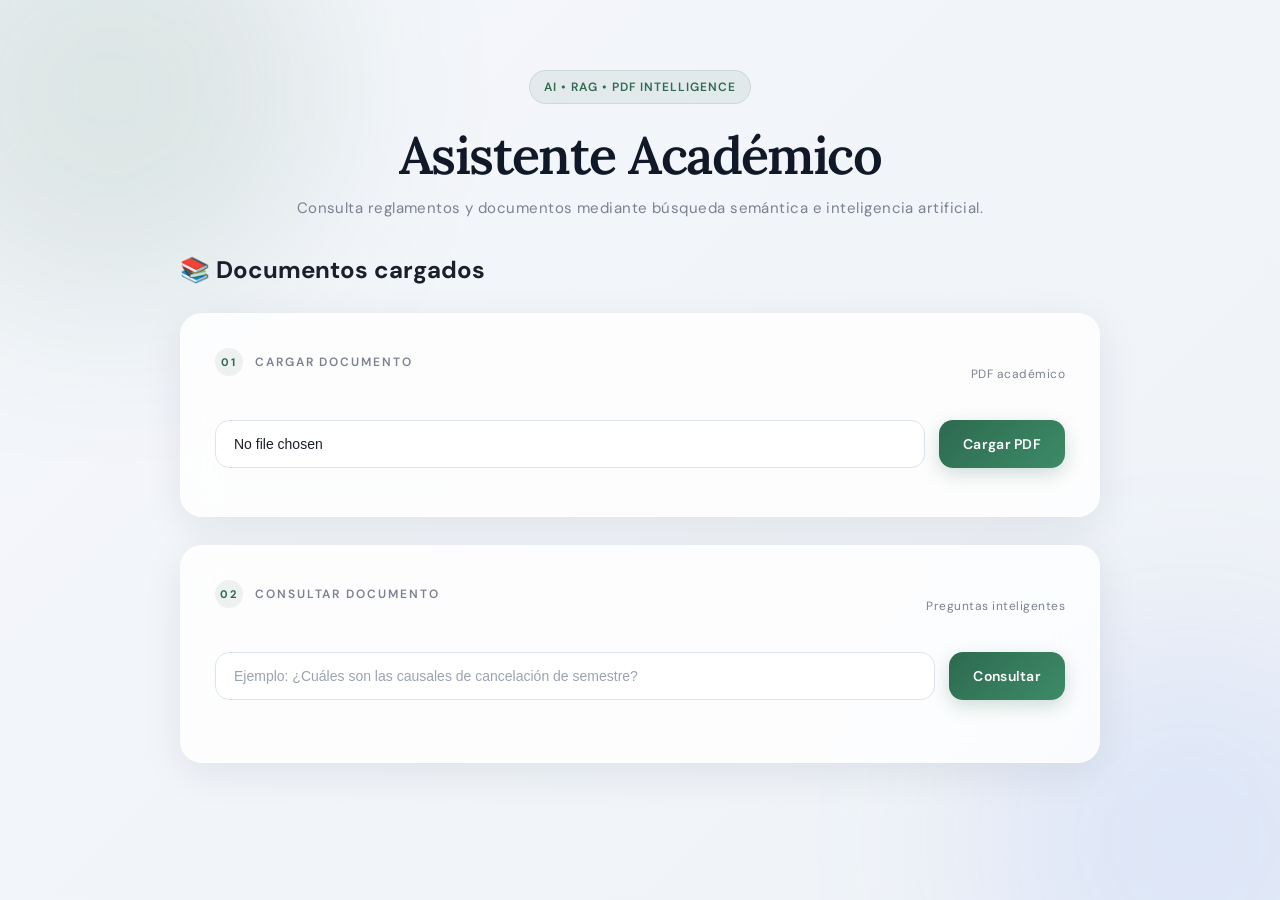
<file: templates/index.html>
<!DOCTYPE html>
<html lang="es">

<head>

    <meta charset="UTF-8">

    <meta name="viewport" content="width=device-width, initial-scale=1.0">

    <title>Asistente Académico IA</title>

    <!-- Fonts -->
    <link rel="preconnect" href="https://fonts.googleapis.com">

    <link rel="preconnect" href="https://fonts.gstatic.com" crossorigin>

    <link
        href="https://fonts.googleapis.com/css2?family=Lora:wght@500;600&family=DM+Sans:wght@300;400;500;600&display=swap"
        rel="stylesheet">

    <!-- CSS -->
    <link rel="stylesheet" href="/static/styles.css">

</head>

<body>

    <div class="container">

        <!-- HEADER -->
        <header class="app-header">

            <div class="hero-badge">
                AI • RAG • PDF Intelligence
            </div>

            <h1>
                Asistente Académico
            </h1>

            <p class="tagline">
                Consulta reglamentos y documentos mediante búsqueda semántica e inteligencia artificial.
            </p>

        </header>

        <div class="pdf-manager">
            <h2>📚 Documentos cargados</h2>

            <div id="pdfList"></div>
        </div>

        <!-- SUBIR PDF -->
        <section class="card">

            <div class="section-header">

                <h3 class="section-title">
                    <span class="step">01</span>
                    Cargar documento
                </h3>

                <span class="section-subtitle">
                    PDF académico
                </span>

            </div>

            <div class="file-row">

                <input type="file" id="pdfFile" accept=".pdf">

                <button onclick="uploadPDF()">
                    Cargar PDF
                </button>

            </div>

            <div id="uploadStatus"></div>

        </section>

        <!-- CONSULTA -->
        <section class="card">

            <div class="section-header">

                <h3 class="section-title">
                    <span class="step">02</span>
                    Consultar documento
                </h3>

                <span class="section-subtitle">
                    Preguntas inteligentes
                </span>

            </div>

            <div class="query-row">

                <input type="text" id="question"
                    placeholder="Ejemplo: ¿Cuáles son las causales de cancelación de semestre?">

                <button onclick="askQuestion()">
                    Consultar
                </button>

            </div>

            <!-- RESPUESTA -->
            <div class="response-wrapper">

                <div id="response"></div>

                <div id="sources"></div>

            </div>

        </section>

    </div>

    <script src="/static/script.js"></script>

</body>

</html>
</file>
<file: static/styles.css>
/* ─────────────────────────────
   VARIABLES
───────────────────────────── */
:root {

    --bg:
        linear-gradient(
            135deg,
            #f5f7fb 0%,
            #eef2f7 100%
        );

    --surface:
        rgba(255,255,255,0.82);

    --surface-strong:
        #ffffff;

    --border:
        rgba(255,255,255,0.5);

    --accent:
        #2d6a4f;

    --accent-hover:
        #245740;

    --accent-light:
        rgba(45,106,79,0.08);

    --text:
        #1a1f2b;

    --muted:
        #7b8190;

    --shadow:
        0 10px 40px rgba(15,23,42,0.08);

    --shadow-hover:
        0 14px 50px rgba(15,23,42,0.12);

    --radius:
        22px;
}

/* ─────────────────────────────
   RESET
───────────────────────────── */
*,
*::before,
*::after {
    box-sizing: border-box;
    margin: 0;
    padding: 0;
}

/* ─────────────────────────────
   BODY
───────────────────────────── */
body {

    font-family:
        'DM Sans',
        system-ui,
        sans-serif;

    background: var(--bg);

    color: var(--text);

    min-height: 100vh;

    position: relative;

    overflow-x: hidden;
}

/* Fondo decorativo */
body::before,
body::after {

    content: "";

    position: fixed;

    width: 420px;
    height: 420px;

    border-radius: 50%;

    filter: blur(90px);

    z-index: -1;
}

body::before {

    top: -120px;
    left: -100px;

    background:
        rgba(45,106,79,0.12);
}

body::after {

    bottom: -150px;
    right: -120px;

    background:
        rgba(77,124,255,0.10);
}

/* ─────────────────────────────
   LAYOUT
───────────────────────────── */
.container {

    width:
        min(920px, 92%);

    margin:
        0 auto;

    padding:
        70px 0 90px;

    display:
        flex;

    flex-direction:
        column;

    gap:
        28px;
}

/* ─────────────────────────────
   HEADER
───────────────────────────── */
.app-header {

    text-align: center;

    margin-bottom: 8px;
}

.app-header h1 {

    font-family:
        'Lora',
        serif;

    font-size:
        clamp(36px, 5vw, 52px);

    font-weight:
        600;

    letter-spacing:
        -0.03em;

    color:
        #111827;

    margin-bottom:
        10px;
}

.tagline {

    font-size:
        15px;

    color:
        var(--muted);

    letter-spacing:
        0.03em;
}

/* ─────────────────────────────
   CARDS
───────────────────────────── */
.card {

    background:
        var(--surface);

    backdrop-filter:
        blur(18px);

    -webkit-backdrop-filter:
        blur(18px);

    border:
        1px solid var(--border);

    border-radius:
        var(--radius);

    padding:
        34px;

    box-shadow:
        var(--shadow);

    transition:
        transform .25s ease,
        box-shadow .25s ease;
}

.card:hover {

    transform:
        translateY(-3px);

    box-shadow:
        var(--shadow-hover);
}

/* ─────────────────────────────
   SECTION TITLES
───────────────────────────── */
.section-title {

    display:
        flex;

    align-items:
        center;

    gap:
        12px;

    font-size:
        12px;

    text-transform:
        uppercase;

    letter-spacing:
        0.16em;

    color:
        var(--muted);

    margin-bottom:
        24px;

    font-weight:
        600;
}

.step {

    width:
        28px;

    height:
        28px;

    display:
        flex;

    align-items:
        center;

    justify-content:
        center;

    border-radius:
        50%;

    background:
        var(--accent-light);

    color:
        var(--accent);

    font-size:
        11px;

    font-weight:
        700;
}

/* ─────────────────────────────
   ROWS
───────────────────────────── */
.file-row,
.query-row {

    display:
        flex;

    gap:
        14px;

    align-items:
        center;

    flex-wrap:
        wrap;
}

/* ─────────────────────────────
   INPUTS
───────────────────────────── */
input[type="text"],
input[type="file"] {

    flex:
        1;

    width:
        100%;

    min-width:
        0;

    border:
        1px solid #dde3ec;

    background:
        rgba(255,255,255,0.92);

    border-radius:
        14px;

    padding:
        15px 18px;

    font-size:
        14px;

    color:
        var(--text);

    transition:
        all .25s ease;

    outline:
        none;
}

input[type="text"]::placeholder {

    color:
        #9aa3b2;
}

input[type="text"]:focus,
input[type="file"]:focus {

    border-color:
        rgba(45,106,79,0.45);

    box-shadow:
        0 0 0 5px rgba(45,106,79,0.10);

    transform:
        translateY(-1px);
}

input[type="file"] {

    cursor:
        pointer;
}

input[type="file"]::-webkit-file-upload-button {
    display: none;
}

/* ─────────────────────────────
   BUTTONS
───────────────────────────── */
button {

    border:
        none;

    border-radius:
        14px;

    padding:
        15px 24px;

    background:
        linear-gradient(
            135deg,
            #2d6a4f,
            #3d8b68
        );

    color:
        white;

    font-family:
        'DM Sans',
        sans-serif;

    font-size:
        14px;

    font-weight:
        600;

    letter-spacing:
        0.02em;

    cursor:
        pointer;

    transition:
        all .25s ease;

    box-shadow:
        0 6px 18px rgba(45,106,79,0.22);
}

button:hover {

    transform:
        translateY(-2px);

    box-shadow:
        0 10px 24px rgba(45,106,79,0.28);
}

button:active {

    transform:
        scale(.98);
}

/* ─────────────────────────────
   STATUS
───────────────────────────── */
#uploadStatus {

    margin-top:
        14px;

    font-size:
        13px;

    color:
        var(--muted);

    line-height:
        1.6;
}

/* ─────────────────────────────
   RESPONSE
───────────────────────────── */
#response {

    margin-top:
        28px;

    line-height:
        1.9;

    font-size:
        15px;

    color:
        #1f2937;
}

#response:not(:empty) {

    background:
        linear-gradient(
            135deg,
            rgba(45,106,79,0.07),
            rgba(255,255,255,0.9)
        );

    border:
        1px solid rgba(45,106,79,0.12);

    border-left:
        5px solid var(--accent);

    border-radius:
        18px;

    padding:
        24px;

    box-shadow:
        0 8px 24px rgba(0,0,0,0.04);

    animation:
        fadeIn .3s ease;
}

/* ─────────────────────────────
   SOURCES
───────────────────────────── */
#sources:not(:empty) {

    margin-top:
        24px;
}

.source {

    background:
        rgba(255,255,255,0.72);

    border:
        1px solid rgba(0,0,0,0.06);

    border-radius:
        14px;

    padding:
        16px 18px;

    margin-top:
        12px;

    font-size:
        13px;

    line-height:
        1.7;

    color:
        #5b6472;

    transition:
        all .2s ease;
}

.source:hover {

    transform:
        translateX(3px);

    background:
        white;
}

/* ─────────────────────────────
   ANIMATIONS
───────────────────────────── */
@keyframes fadeIn {

    from {
        opacity: 0;
        transform: translateY(8px);
    }

    to {
        opacity: 1;
        transform: translateY(0);
    }
}

/* ─────────────────────────────
   SCROLLBAR
───────────────────────────── */
::-webkit-scrollbar {

    width: 7px;
}

::-webkit-scrollbar-thumb {

    background:
        rgba(0,0,0,0.12);

    border-radius:
        999px;
}

/* ─────────────────────────────
   RESPONSIVE
───────────────────────────── */
@media (max-width: 640px) {

    .container {

        width: 94%;

        padding-top: 42px;
    }

    .card {

        padding: 24px;
    }

    .query-row,
    .file-row {

        flex-direction: column;
    }

    button {

        width: 100%;
    }

    .app-header h1 {

        font-size: 34px;
    }
}

/* ─────────────────────────────
   EXTRA UI
───────────────────────────── */

.hero-badge {

    display: inline-flex;

    align-items: center;

    gap: 8px;

    padding: 8px 14px;

    border-radius: 999px;

    background:
        rgba(45,106,79,0.08);

    color:
        var(--accent);

    font-size:
        12px;

    font-weight:
        600;

    letter-spacing:
        0.08em;

    text-transform:
        uppercase;

    margin-bottom:
        18px;

    border:
        1px solid rgba(45,106,79,0.12);
}

.section-header {

    display:
        flex;

    align-items:
        center;

    justify-content:
        space-between;

    margin-bottom:
        20px;

    gap:
        12px;
}

.section-subtitle {

    font-size:
        12px;

    color:
        var(--muted);

    letter-spacing:
        0.04em;
}

.response-wrapper {

    margin-top:
        10px;
}
</file>
